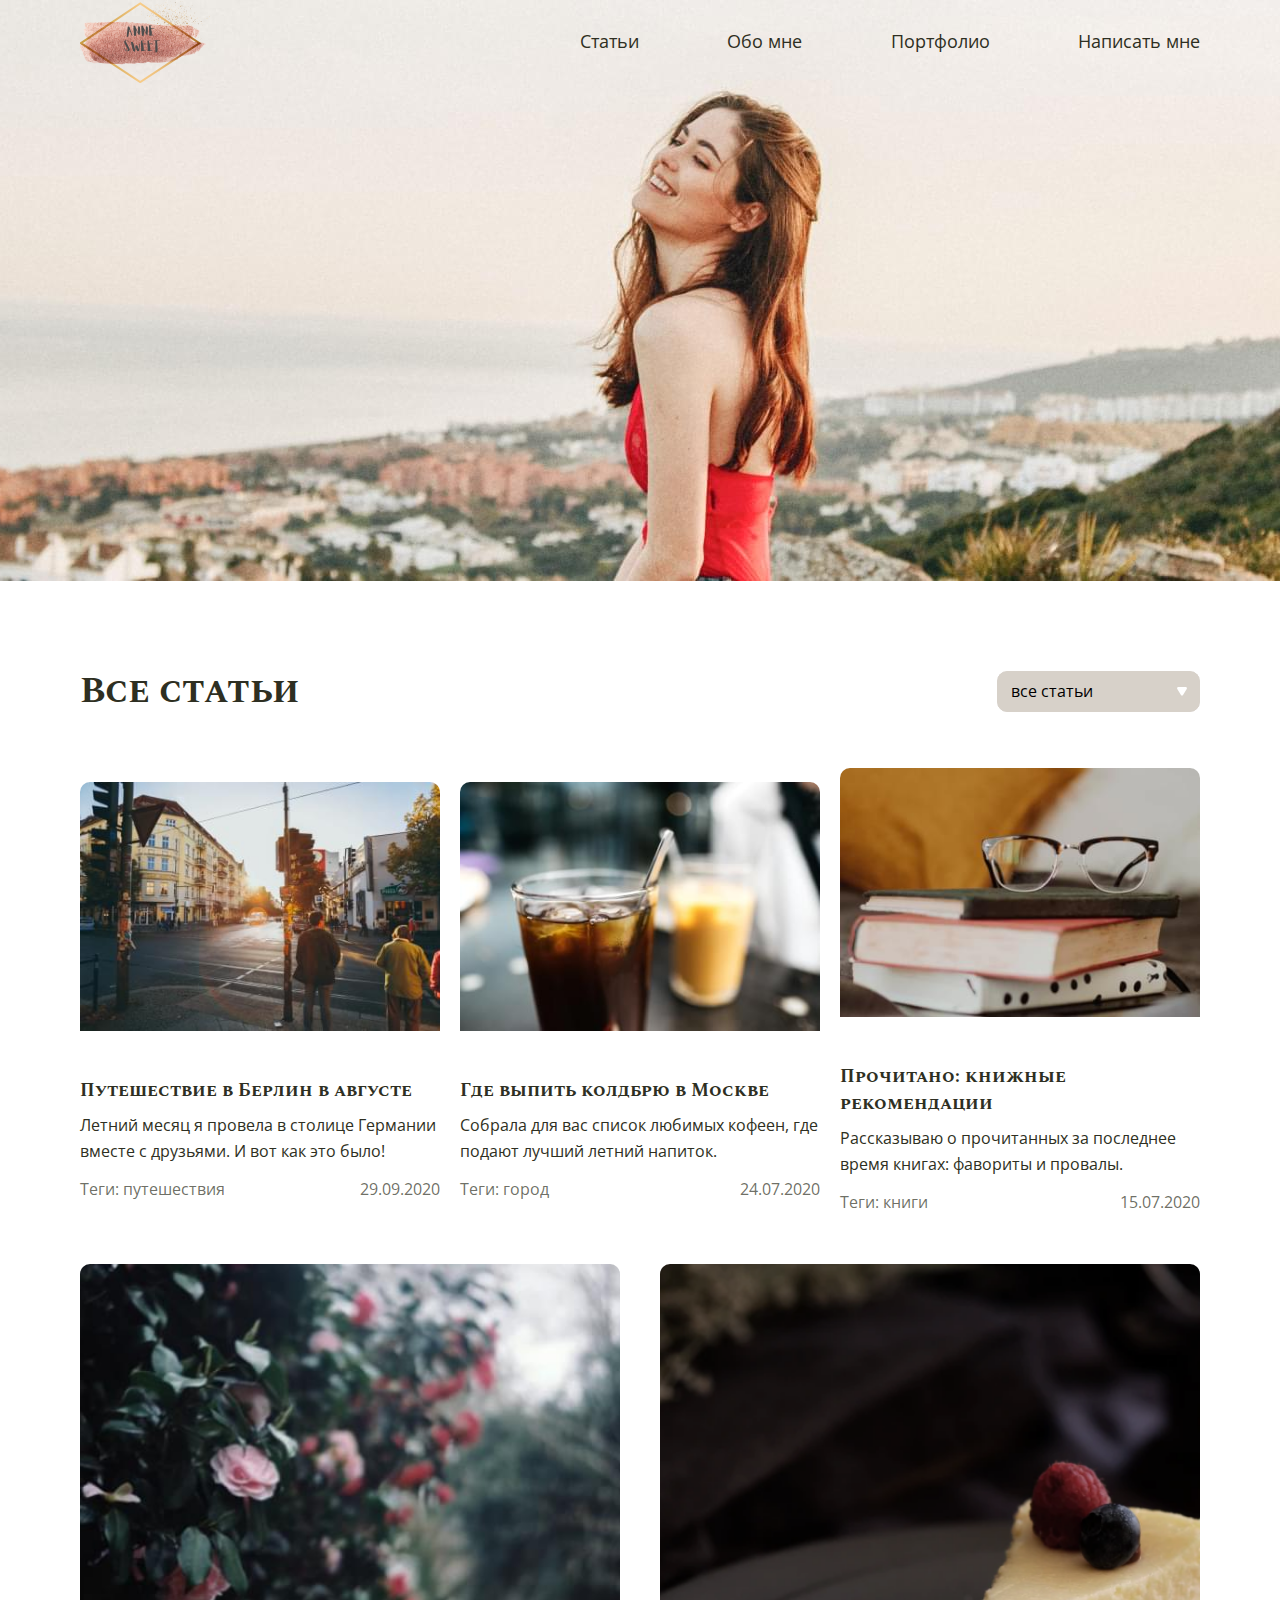
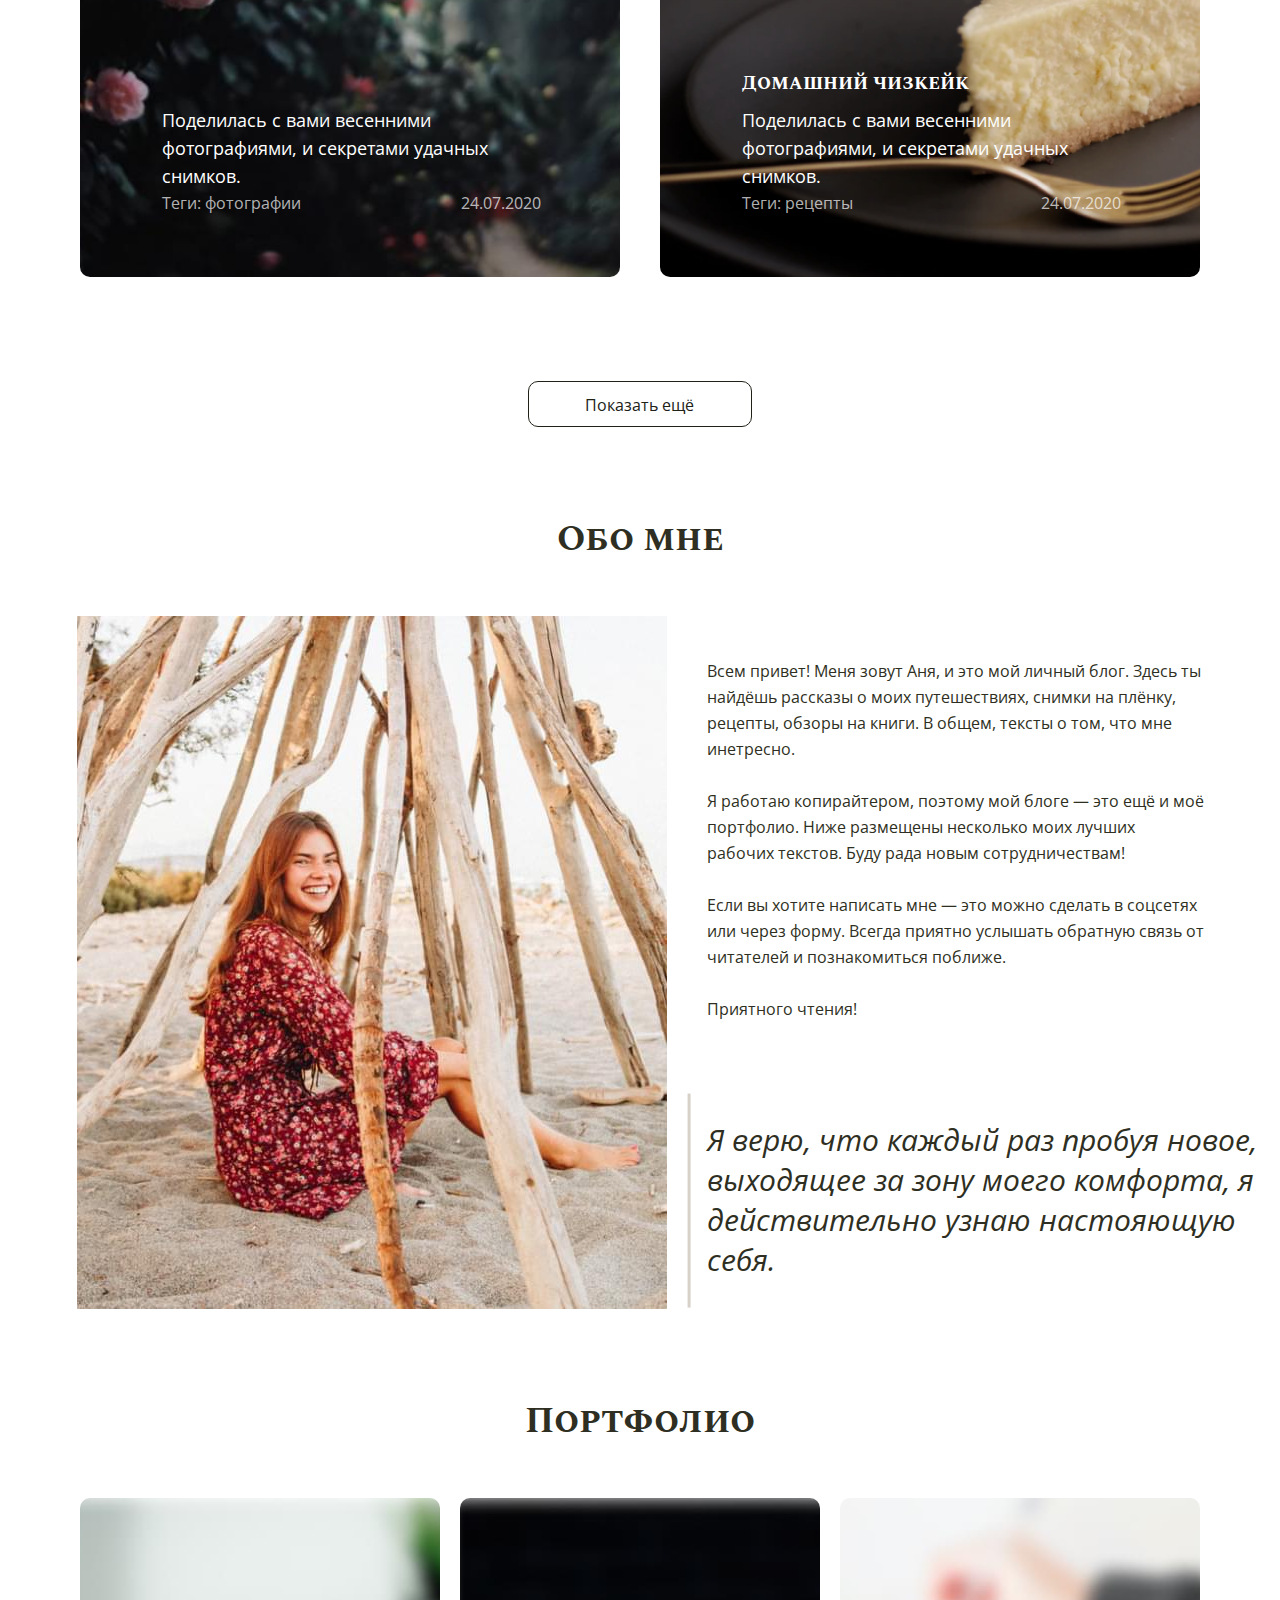
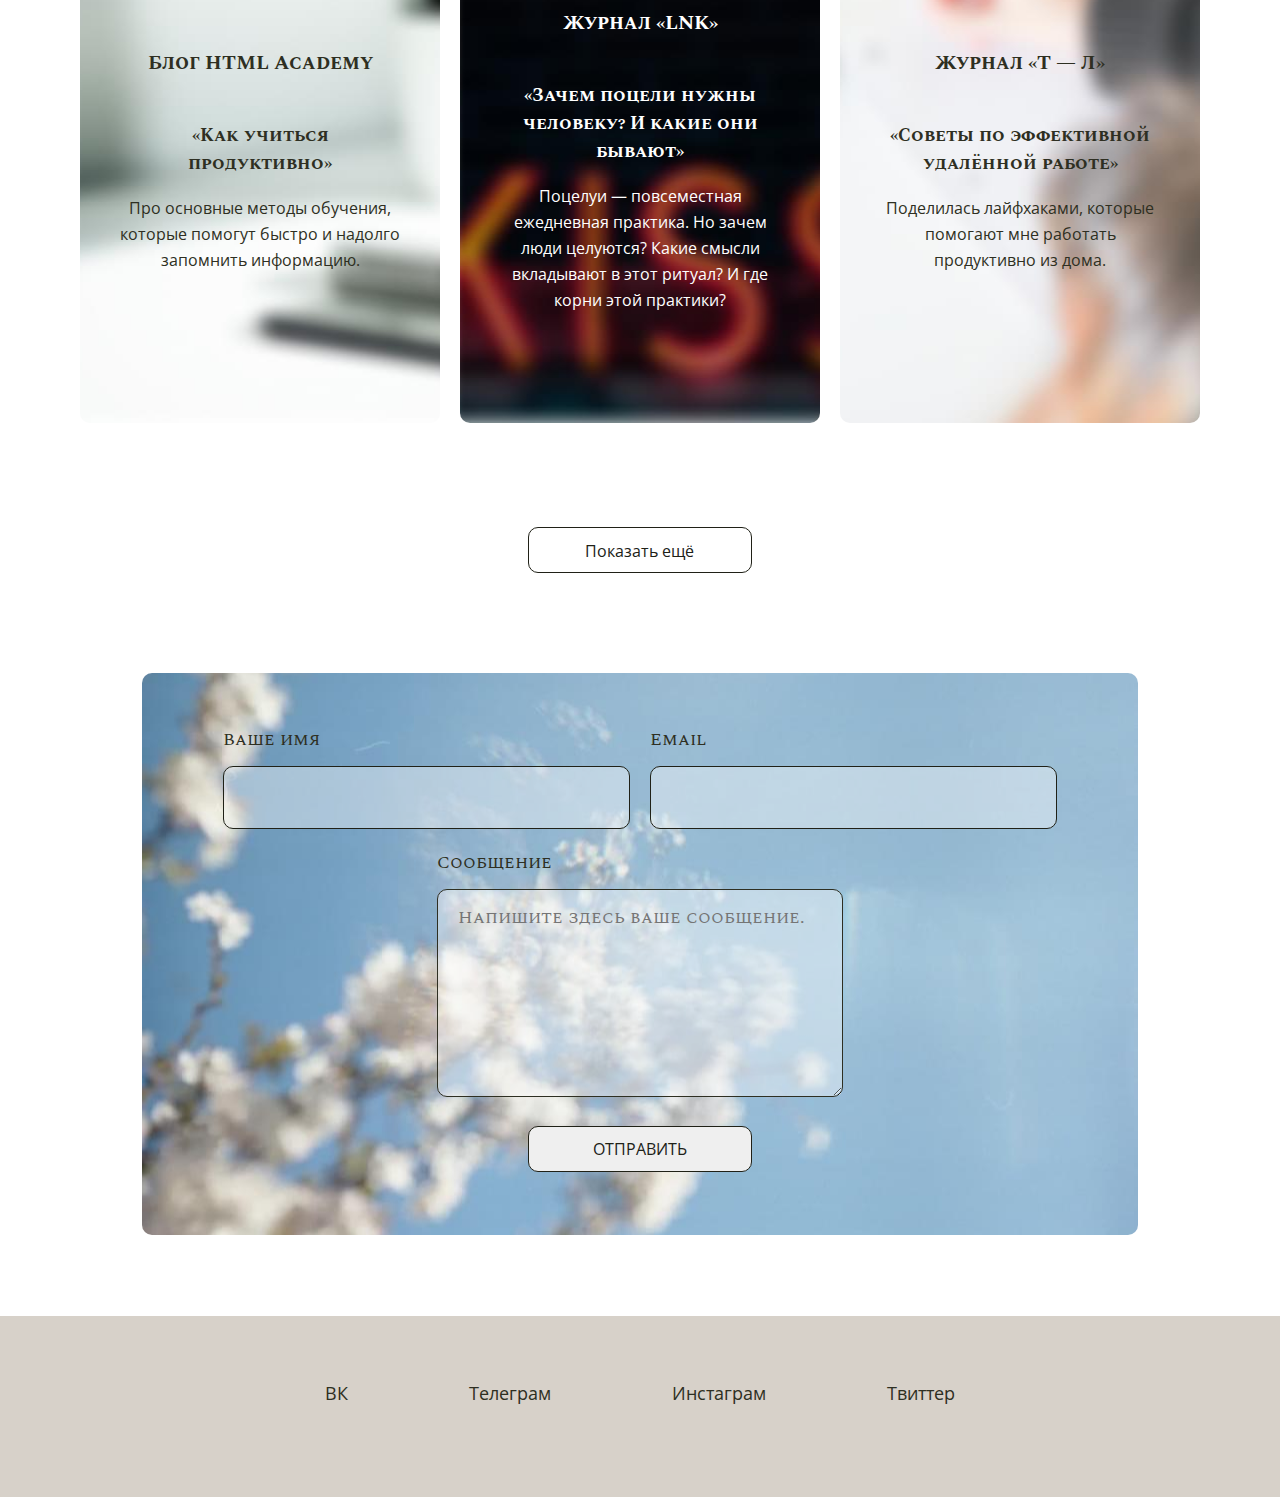
<file: index.html>
<!DOCTYPE html><html lang="ru"><head><meta charset="UTF-8"><meta name="viewport" content="width=device-width,initial-scale=1"><title>Мой блог - ЗАВЕРСТАЮ</title><link href="https://fonts.googleapis.com/css2?family=Spectral+SC:ital,wght@0,400;0,700;1,400;1,700&display=swap" rel="stylesheet"><link href="https://fonts.googleapis.com/css2?family=Open+Sans:ital,wght@0,400;0,700;1,400;1,700&display=swap" rel="stylesheet"><link rel="stylesheet" href="css/style.min.css"></head><body><header class="header"><div class="container"><div class="header__top"><img src="icons/logo.svg" alt="" class="header__logo"><nav class="header__nav"><ul><li class="nav__title"><a href="#articles">Статьи</a></li><li class="nav__title"><a href="#aboutme">Обо мне</a></li><li class="nav__title"><a href="#portfolio">Портфолио</a></li><li class="nav__title"><a href="#writeme">Написать мне</a></li></ul></nav></div></div></header><main><div class="container"><section class="articles" id="articles"><div class="articles__top"><div class="title spectral">Все статьи</div><select class="select-css"><option disabled="disabled" selected="selected">Выбрать тему</option><option value="trip">путешествия</option><option value="cyty">город</option><option value="books">книги</option><option value="fotos">фотографии</option><option value="cooks-recipes">рецепты</option><option value="all" selected="selected">все статьи</option></select></div><div class="articles__cards"><div class="articles__card" data-category="trip"><a class="articles__link" href="motivation.html"><div class="articles__imgwrapper"><img src="img/articles/card1.jpg" alt="town" class="articles__img"></div><div class="title spectral title_card-title">Путешествие в Берлин в августе</div><div class="description_card">Летний месяц я провела в столице Германии вместе с друзьями. И вот как это было!</div><div class="articles__card-tegsdata"><div class="tag">Теги: путешествия</div><div class="data">29.09.2020</div></div></a></div><div class="articles__card" data-category="cyty"><a class="articles__link" href="motivation.html"><div class="articles__imgwrapper"><img src="img/articles/card2.jpg" alt="town" class="articles__img"></div><div class="title spectral title_card-title">Где выпить колдбрю в Москве</div><div class="description_card">Собрала для вас список любимых кофеен, где подают лучший летний напиток.</div><div class="articles__card-tegsdata"><div class="tag">Теги: город</div><div class="data">24.07.2020</div></div></a></div><div class="articles__card" data-category="books"><a class="articles__link" href="motivation.html"><div class="articles__imgwrapper"><img src="img/articles/card3.jpg" alt="town" class="articles__img"></div><div class="title spectral title_card-title">Прочитано: книжные рекомендации</div><div class="description_card">Рассказываю о прочитанных за последнее время книгах: фавориты и провалы.</div><div class="articles__card-tegsdata"><div class="tag">Теги: книги</div><div class="data">15.07.2020</div></div></a></div></div><div class="articles__bigcards"><div class="articles__card articles__bigcard articles__bigcard_bigcard1" data-category="fotos"><a href="motivation.html"><div class="description_bigcard">Поделилась с вами весенними фотографиями, и секретами удачных снимков.</div><div class="articles__card-tegsdata"><div class="tag tag_light">Теги: фотографии</div><div class="data data_light">24.07.2020</div></div></a></div><div class="articles__card articles__bigcard articles__bigcard_bigcard2" data-category="cooks-recipes"><a href="motivation.html"><div class="title title_bigcard-title spectral">Домашний чизкейк</div><div class="description_bigcard">Поделилась с вами весенними фотографиями, и секретами удачных снимков.</div><div class="articles__card-tegsdata"><div class="tag tag_light">Теги: рецепты</div><div class="data data_light">24.07.2020</div></div></a></div></div><a href="motivation.html"><div class="showmore">Показать ещё</div></a></section><section class="aboutme" id="aboutme"><div class="title spectral text-center">Обо мне</div><div class="aboutme__wrapper"><img src="img/aboutme.jpg" alt="aboutme" class="aboutme__foto"><div class="aboutme__description"><p>Всем привет! Меня зовут Аня, и это мой личный блог. Здесь ты найдёшь рассказы о моих путешествиях, снимки на плёнку, рецепты, обзоры на книги. В общем, тексты о том, что мне инетресно.<br><br>Я работаю копирайтером, поэтому мой блоге — это ещё и моё портфолио. Ниже размещены несколько моих лучших рабочих текстов. Буду рада новым сотрудничествам!<br><br>Если вы хотите написать мне — это можно сделать в соцсетях или через форму. Всегда приятно услышать обратную связь от читателей и познакомиться поближе.<br><br>Приятного чтения!</p><div class="aboutme__italic">Я верю, что каждый раз пробуя новое, выходящее за зону моего комфорта, я действительно узнаю настояющую себя.<div class="aboutme__vertline"></div></div></div></div></section><section class="portfolio" id="portfolio"><div class="title spectral text-center">Портфолио</div><div class="portfolio__wrapper"><div class="portfolio__card portfolio__card_1"><a href="#"><div class="title title_portfolio spectral">Блог HTML Academy</div><div class="title title_portfolio_subtitle spectral">«Как учиться продуктивно»</div><div class="description_portfolio">Про основные методы обучения, которые помогут быстро и надолго запомнить информацию.</div></a></div><div class="portfolio__card portfolio__card_2"><a href="#"><div class="color-white title title_portfolio spectral">Журнал «LNK»</div><div class="color-white title title_portfolio_subtitle spectral">«Зачем поцели нужны человеку? И какие они бывают»</div><div class="color-white description_portfolio">Поцелуи — повсеместная ежедневная практика. Но зачем люди целуются? Какие смысли вкладывают в этот ритуал? И где корни этой практики?</div></a></div><div class="portfolio__card portfolio__card_3"><a href="#"><div class="title title_portfolio spectral">Журнал «Т — Л»</div><div class="title title_portfolio_subtitle spectral">«Советы по эффективной удалённой работе»</div><div class="description_portfolio">Поделилась лайфхаками, которые помогают мне работать продуктивно из дома.</div></a></div></div><a href="#"><div class="showmore">Показать ещё</div></a></section><section class="writeme" id="writeme"><form action="#"><div class="form__top"><label class="title_form-title spectral">Ваше имя<br><input type="text" name="username" required></label> <label class="title_form-title spectral">Email<br><input type="email" name="Email" required></label></div><div class="form__textarea"><label class="title_form-title spectral">Сообщение<br><textarea id="comments-textarea" type="text" name="textarea" placeholder="Напишите здесь ваше сообщение." minlength="10" maxlength="200"></textarea></label></div><input id="fbutton" class="form__button" type="submit" value="ОТПРАВИТЬ"></form></section></div></main><footer><div class="footer__menu"><a href="#" class="footer__menu-link">ВК</a> <a href="#" class="footer__menu-link">Телеграм</a> <a href="#" class="footer__menu-link">Инстаграм</a> <a href="#" class="footer__menu-link">Твиттер</a></div></footer><script src="js/main.js"></script></body></html>
</file>
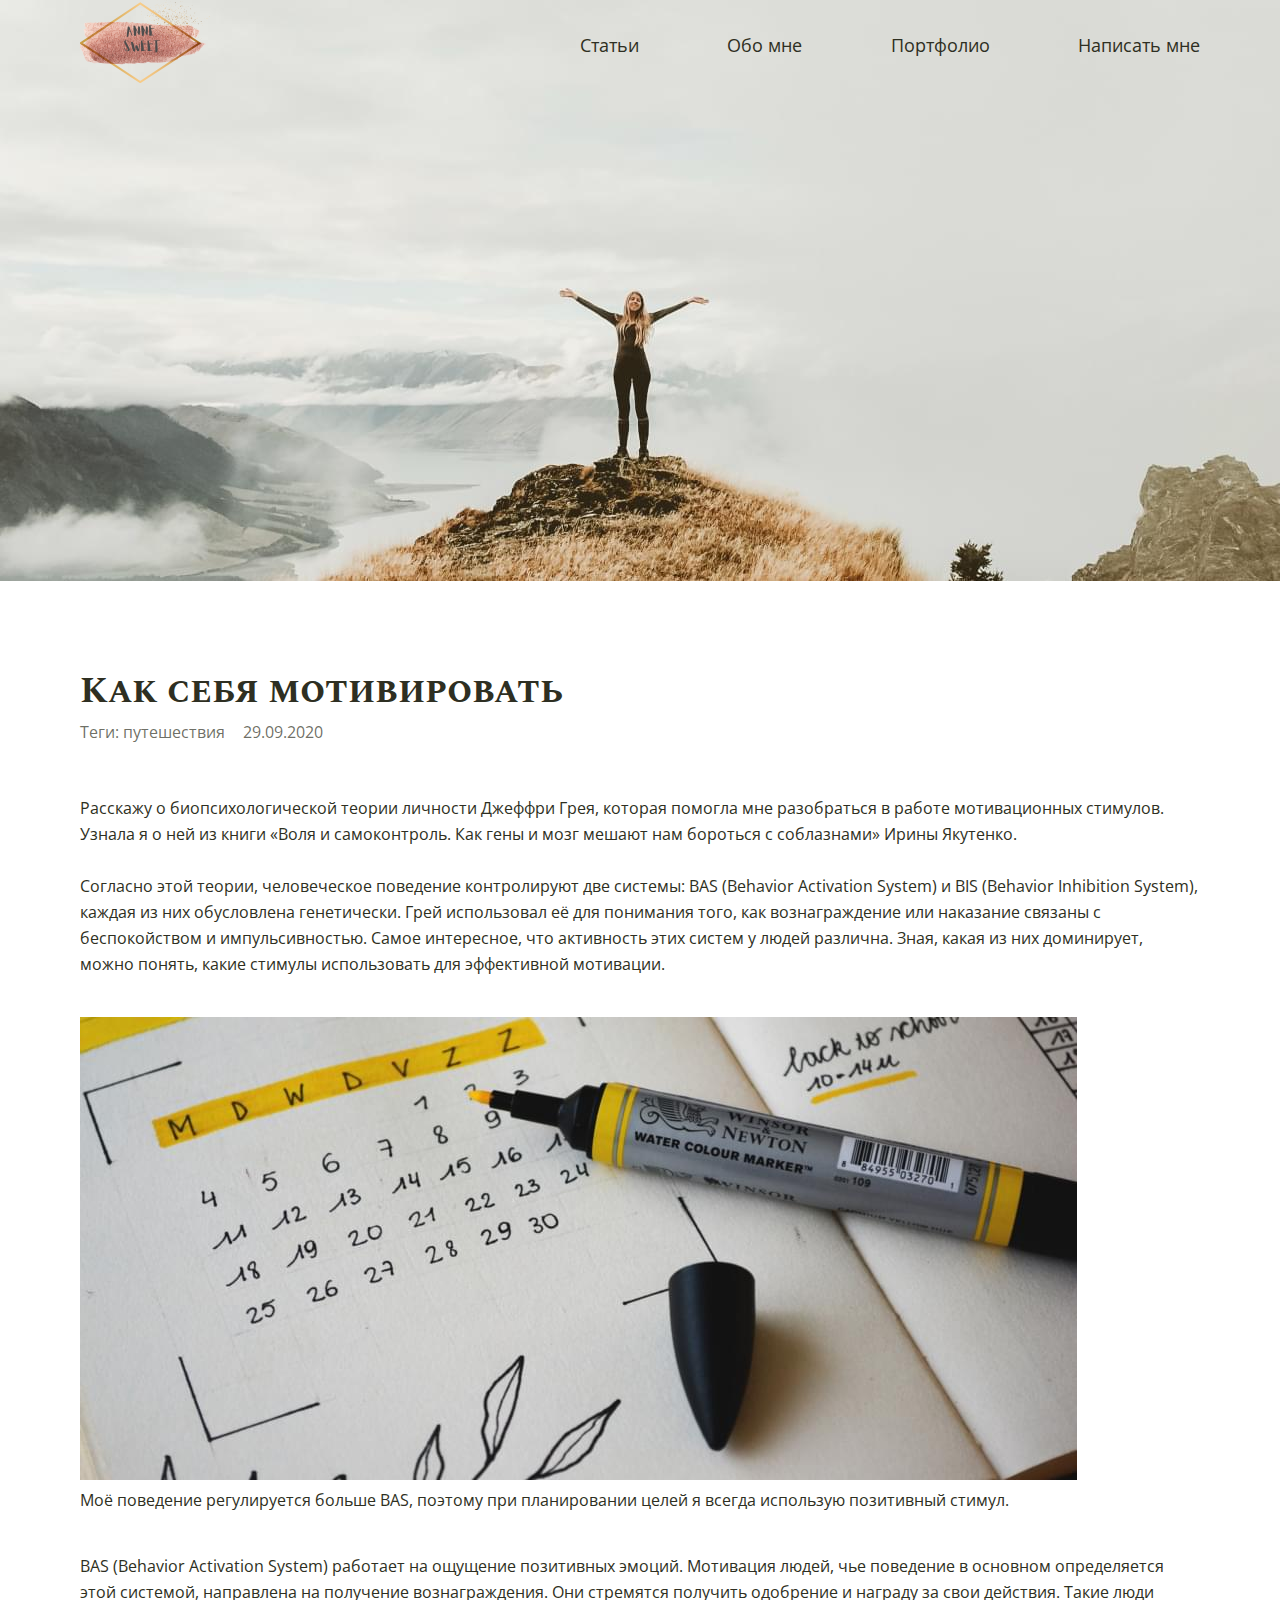
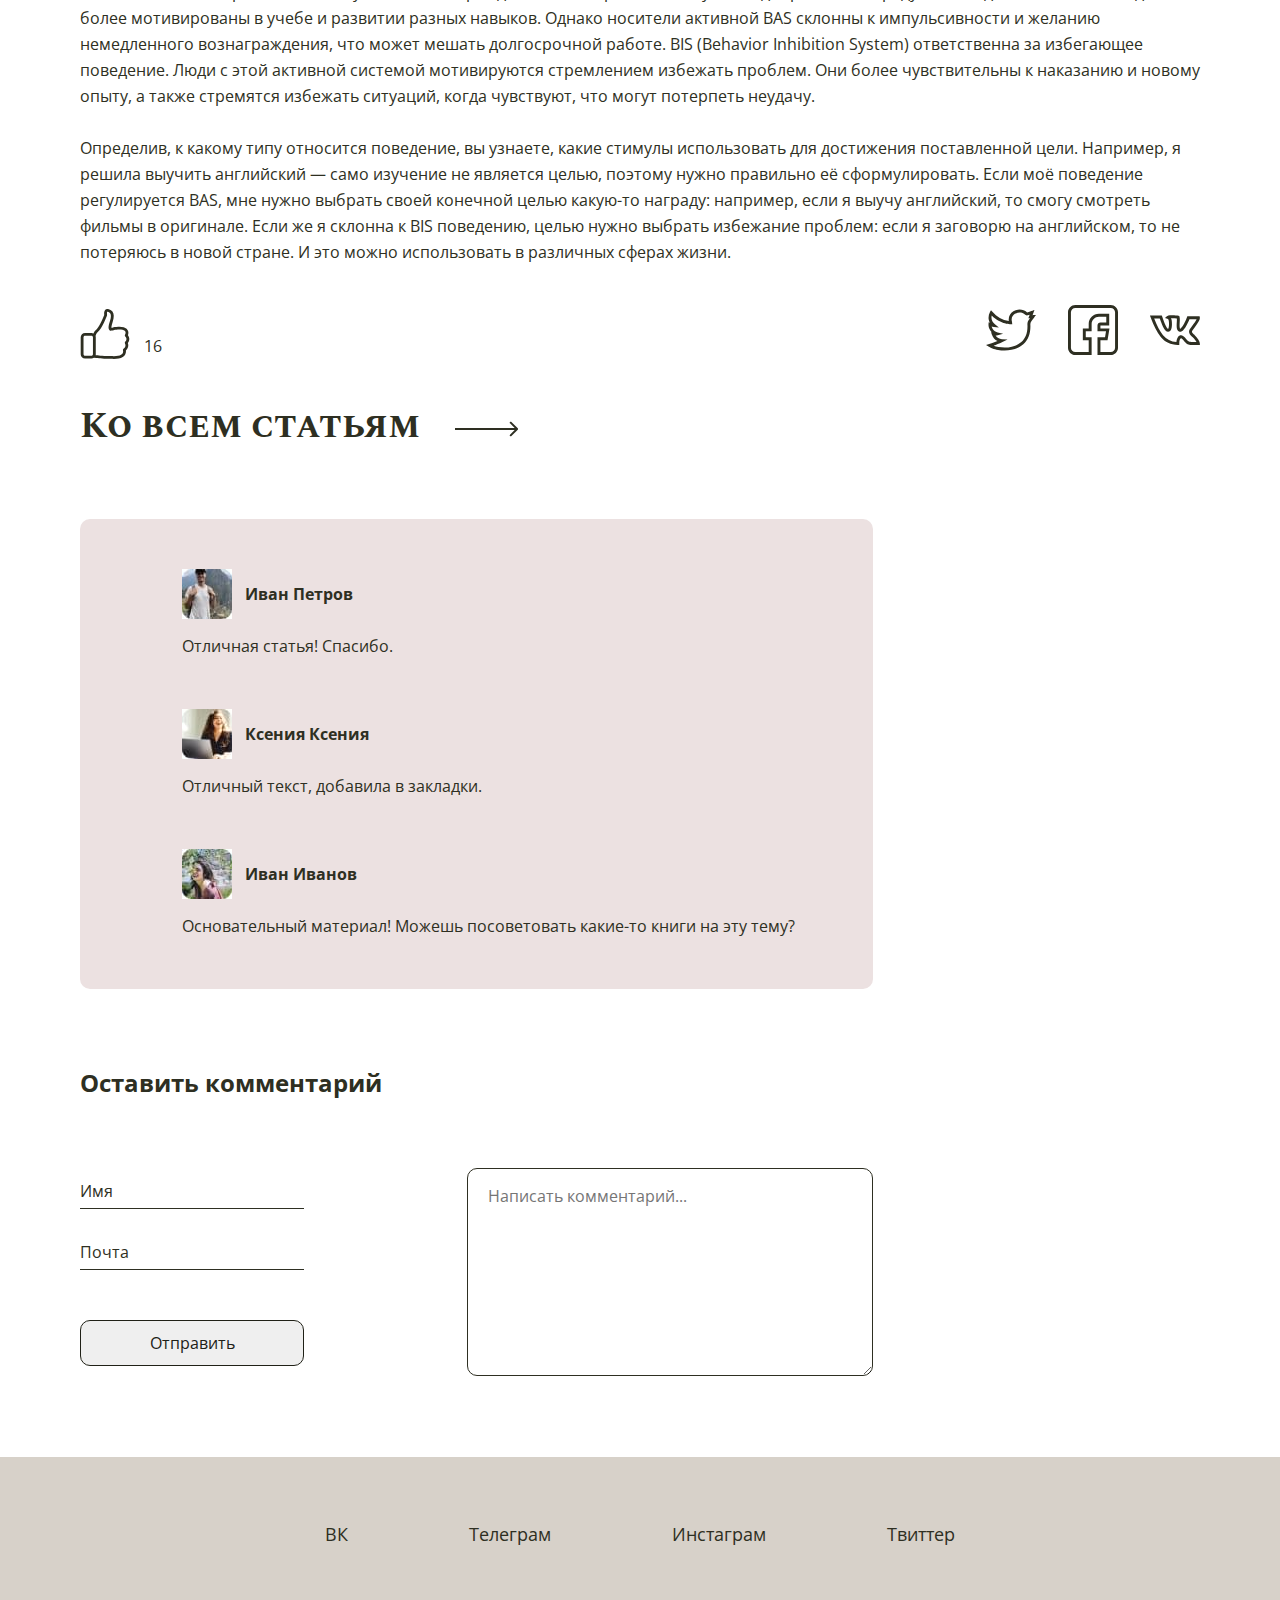
<file: motivation.html>
<!DOCTYPE html><html lang="ru"><head><meta charset="UTF-8"><meta name="viewport" content="width=device-width,initial-scale=1"><title>Как себя мотивировать</title><link href="https://fonts.googleapis.com/css2?family=Spectral+SC:ital,wght@0,400;0,700;1,400;1,700&display=swap" rel="stylesheet"><link href="https://fonts.googleapis.com/css2?family=Open+Sans:ital,wght@0,400;0,700;1,400;1,700&display=swap" rel="stylesheet"><link rel="stylesheet" href="css/style.min.css"></head><body><header class="header header_motivation"><div class="container"><div class="header__top"><a href="index.html"><img src="icons/logo.svg" alt="" class="header__logo"></a><nav class="header__nav"><ul><li class="nav__title"><a href="index.html#articles">Статьи</a></li><li class="nav__title"><a href="index.html#aboutme">Обо мне</a></li><li class="nav__title"><a href="index.html#portfolio">Портфолио</a></li><li class="nav__title"><a href="index.html#writeme">Написать мне</a></li></ul></nav></div></div></header><main><div class="container"><article><div class="title spectral">Как себя мотивировать</div><div class="articles__tegsdata mb50"><div class="tag">Теги: путешествия</div><div class="data">29.09.2020</div></div><p class="mb40">Расскажу о биопсихологической теории личности Джеффри Грея, которая помогла мне разобраться в работе мотивационных стимулов. Узнала я о ней из книги «Воля и самоконтроль. Как гены и мозг мешают нам бороться с соблазнами» Ирины Якутенко.<br><br>Согласно этой теории, человеческое поведение контролируют две системы: BAS (Behavior Activation System) и BIS (Behavior Inhibition System), каждая из них обусловлена генетически. Грей использовал её для понимания того, как вознаграждение или наказание связаны с беспокойством и импульсивностью. Самое интересное, что активность этих систем у людей различна. Зная, какая из них доминирует, можно понять, какие стимулы использовать для эффективной мотивации.</p><figure class="mb40"><img src="img/articles/motivation_img1.jpg" alt="shedule"><figcaption>Моё поведение регулируется больше BAS, поэтому при планировании целей я всегда использую позитивный стимул.</figcaption></figure><p class="mb40">BAS (Behavior Activation System) работает на ощущение позитивных эмоций. Мотивация людей, чье поведение в основном определяется этой системой, направлена на получение вознаграждения. Они стремятся получить одобрение и награду за свои действия. Такие люди более мотивированы в учебе и развитии разных навыков. Однако носители активной BAS склонны к импульсивности и желанию немедленного вознаграждения, что может мешать долгосрочной работе. BIS (Behavior Inhibition System) ответственна за избегающее поведение. Люди с этой активной системой мотивируются стремлением избежать проблем. Они более чувствительны к наказанию и новому опыту, а также стремятся избежать ситуаций, когда чувствуют, что могут потерпеть неудачу.<br><br>Определив, к какому типу относится поведение, вы узнаете, какие стимулы использовать для достижения поставленной цели. Например, я решила выучить английский — само изучение не является целью, поэтому нужно правильно её сформулировать. Если моё поведение регулируется BAS, мне нужно выбрать своей конечной целью какую-то награду: например, если я выучу английский, то смогу смотреть фильмы в оригинале. Если же я склонна к BIS поведению, целью нужно выбрать избежание проблем: если я заговорю на английском, то не потеряюсь в новой стране. И это можно использовать в различных сферах жизни.</p><div class="social"><div class="social__likes"><img id="like" src="icons/like.svg" alt="like"> <span class="social_likes-counter">16</span></div><div class="social__icons"><a href="#"><img src="icons/twitter.svg" alt="twitter"></a><a href="#"><img src="icons/facebook.svg" alt="facebook"></a><a href="#"><img src="icons/vkontacte.svg" alt="vkontacte"></a></div></div><div class="title spectral">Ко всем статьям <img class="ml26" src="icons/Arrow1.svg" alt="arrow"></div><acide><div class="messages"><div class="messages__block"><img src="img/articles/messages/message-foto1.jpg" alt="foto1" class="message_foto"> <span class="title title_messages">Иван Петров</span></div><p>Отличная статья! Спасибо.</p><div class="messages__block"><img src="img/articles/messages/message-foto2.jpg" alt="foto1" class="message_foto"> <span class="title title_messages">Ксения Ксения</span></div><p>Отличный текст, добавила в закладки.</p><div class="messages__block"><img src="img/articles/messages/message-foto3.jpg" alt="foto1" class="message_foto"> <span class="title title_messages">Иван Иванов</span></div><p>Основательный материал! Можешь посоветовать какие-то книги на эту тему?</p><div class="space-height50"></div></div><form class="comments"><div class="title title_comments">Оставить комментарий</div><div class="comments__wrap"><div class="comments__column-left"><div class="comments__input-data"><input id="comments__data-name" type="text" name="name" required><label for="comments__data-name" class="comments__data-lable">Имя</label></div><div class="comments__input-data"><input id="comments__data-email" type="email" name="email" required><label for="comments__data-email" class="comments__data-lable">Почта</label></div><input class="form__button" type="submit" value="Отправить"></div><div class="comments__column-right"><textarea id="comments-textarea" type="text" name="comments-textarea" minlength="10" maxlength="200" placeholder="Написать комментарий..."></textarea></div></div></form></acide></article></div></main><footer><div class="footer__menu"><a href="#" class="footer__menu-link">ВК</a> <a href="#" class="footer__menu-link">Телеграм</a> <a href="#" class="footer__menu-link">Инстаграм</a> <a href="#" class="footer__menu-link">Твиттер</a></div></footer><script src="js/main.js"></script></body></html>
</file>
<file: css/style.min.css>
html{line-height:1.15;-webkit-text-size-adjust:100%}body{margin:0}main{display:block}h1{font-size:2em;margin:.67em 0}hr{box-sizing:content-box;height:0;overflow:visible}pre{font-family:monospace,monospace;font-size:1em}a{background-color:transparent}abbr[title]{border-bottom:none;text-decoration:underline;-webkit-text-decoration:underline dotted;text-decoration:underline dotted}b,strong{font-weight:bolder}code,kbd,samp{font-family:monospace,monospace;font-size:1em}small{font-size:80%}sub,sup{font-size:75%;line-height:0;position:relative;vertical-align:baseline}sub{bottom:-.25em}sup{top:-.5em}img{border-style:none}button,input,optgroup,select,textarea{font-family:inherit;font-size:100%;line-height:1.15;margin:0}button,input{overflow:visible}button,select{text-transform:none}[type=button],[type=reset],[type=submit],button{-webkit-appearance:button}[type=button]::-moz-focus-inner,[type=reset]::-moz-focus-inner,[type=submit]::-moz-focus-inner,button::-moz-focus-inner{border-style:none;padding:0}[type=button]:-moz-focusring,[type=reset]:-moz-focusring,[type=submit]:-moz-focusring,button:-moz-focusring{outline:1px dotted ButtonText}fieldset{padding:.35em .75em .625em}legend{box-sizing:border-box;color:inherit;display:table;max-width:100%;padding:0;white-space:normal}progress{vertical-align:baseline}textarea{overflow:auto}[type=checkbox],[type=radio]{box-sizing:border-box;padding:0}[type=number]::-webkit-inner-spin-button,[type=number]::-webkit-outer-spin-button{height:auto}[type=search]{-webkit-appearance:textfield;outline-offset:-2px}[type=search]::-webkit-search-decoration{-webkit-appearance:none}::-webkit-file-upload-button{-webkit-appearance:button;font:inherit}details{display:block}summary{display:list-item}template{display:none}[hidden]{display:none}.title{font-weight:700;font-size:36px;line-height:55px}.title_card-title{font-size:18px;line-height:27px;margin-bottom:8px}.title_bigcard-title{font-size:20px;line-height:30px;margin-bottom:8px;color:#fff}.title_portfolio{font-weight:700;font-size:20px;line-height:30px;color:#2e2f22;margin-bottom:44px}.title_portfolio_subtitle{font-size:18px;line-height:28px;color:#2e2f22;margin-bottom:17px}.title_form-title{font-size:18px;line-height:28px}.title_form-title input{padding:0 20px}.title_messages{font-weight:700;font-size:16px;line-height:22px}.title_comments{font-weight:700;font-size:24px;line-height:33px}.data,.tag{line-height:26px;color:rgba(46,47,34,.7)}.data_light,.tag_light{color:rgba(255,255,255,.7)}.description_card{margin-bottom:12px;line-height:26px}.description_bigcard{font-size:18px;line-height:28px;color:#fff}.description_portfolio{color:#2e2f22}.text-center{text-align:center}.color-white{color:#fff!important}.showmore{margin:0 auto;margin-top:104px;padding:12px 56px;width:224px;height:46px;border:1px solid #202117;box-sizing:border-box;border-radius:10px;line-height:22px;color:#202117}.hidden{display:none!important}.mb40{margin-bottom:40px}.mb50{margin-bottom:50px}.ml26{margin-left:26px}.space-height50{min-height:50px}.red{color:red}*{margin:0;padding:0;-webkit-text-size-adjust:none}body{font-family:'Open Sans',sans-serif;font-weight:400;color:#2e2f22;padding:0;margin:0;background:#fff;font-size:16px;line-height:26px}.container{max-width:1200px;margin:0 auto;padding:0 80px}.spectral{font-family:'Spectral SC',serif}.header{min-height:581px;margin-bottom:83px;background-color:#fff;background:url(../img/top_bg.jpg) center center no-repeat}.header_motivation{background:url(../img/motivation_bg.jpg) center center/cover no-repeat}.header__top{display:flex;justify-content:space-between;align-items:center}.header__nav ul{width:620px;list-style-type:none;display:flex;justify-content:space-between}.header__nav ul li a{font-size:18px;text-decoration:none;color:#2e2f22}.header__nav ul li a:hover{text-decoration:underline}.articles{padding-bottom:85px}.articles a{text-decoration:none;color:inherit}.articles__cards{display:flex;justify-content:space-between;align-items:center;padding:49px 0}.articles__top{display:flex;justify-content:space-between;align-items:center}.articles__img{width:100%;display:block;margin-bottom:27px}.articles__imgwrapper{height:268px;border-radius:10px;overflow:hidden;margin-bottom:27px}.articles__card{width:33.333%}.articles__card img{transition:transform .5s ease}.articles__card:hover .articles__link img{transform:scale(1.05)}.articles__card:not(:nth-child(1)){margin-left:20px}.articles__card-tegsdata{display:flex;justify-content:space-between;align-items:center}.articles__tegsdata{display:flex;justify-content:flex-start;align-items:center}.articles__tegsdata .tag{margin-right:18px}.articles__bigcards{display:flex;justify-content:space-between;align-items:center;width:100%}.articles__bigcard{width:590px;height:552px;display:flex;flex-direction:column;justify-content:flex-end;padding:0 79px 61px 82px;border-radius:10px}.articles__bigcard_bigcard1{background:url(../img/articles/bigcard1.jpg) center center/cover no-repeat;margin-right:20px}.articles__bigcard_bigcard2{background:url(../img/articles/bigcard2.jpg) center center/cover no-repeat}.select-css{display:block;line-height:1.3;padding:.6em 1.4em .6em .8em;width:100%;max-width:203px;box-sizing:border-box;margin:0;border:1px solid #d7d1c9;border-radius:10px;-moz-appearance:none;-webkit-appearance:none;appearance:none;background-color:#d7c9d3;background-image:url(../icons/triangul.svg),linear-gradient(to bottom,#d7d1c9 0,#d7d1c9 100%);background-repeat:no-repeat,repeat;background-position:right .7em top 50%,0 0;background-size:.65em auto,100%}.select-css::-ms-expand{display:none}.select-css:hover{border-color:transparent}.select-css:focus{border-color:transparent;box-shadow:0 0 1px 3px transparent;box-shadow:0 0 0 3px -moz-mac-focusring;color:#2e2f22;outline:0}.select-css option disabled{font-weight:400;background:red}:root:lang(ar) .select-css,:root:lang(iw) .select-css,[dir=rtl] .select-css{background-position:left .7em top 50%,0 0;padding:.6em .8em .5em 1.4em}.aboutme__wrapper{padding:49px 0 85px 0;display:flex;justify-content:center;align-items:top}.aboutme__foto{margin-right:40px}.aboutme__description{padding-top:42px;width:497px}.aboutme__italic{padding-top:98px;width:550px;font-style:italic;font-size:30px;line-height:40px;position:relative}.aboutme__vertline{position:absolute;left:-125px;top:177px;width:214.15px;height:3px;background-color:#d7d1c9;transform:rotate(-90deg)}.portfolio a{text-decoration:none}.portfolio__wrapper{padding-top:49px;display:flex;justify-content:flex-start;align-items:center}.portfolio__card{width:387px;height:525px;padding:0 40px;display:flex;justify-content:center;align-items:center;text-align:center;border-radius:10px}.portfolio__card_1{background:url(../img/portfolio/portf_card1.jpg) center center/cover no-repeat}.portfolio__card_2{background:url(../img/portfolio/portf_card2.jpg) center center/cover no-repeat}.portfolio__card_3{background:url(../img/portfolio/portf_card3.jpg) center center/cover no-repeat}.portfolio__card:not(:nth-child(1)){margin-left:20px}.writeme{max-width:996px;margin:100px auto 81px auto;padding:53px 0 63px;background:url(../img/writeme_bg.jpg) center center/cover no-repeat;border-radius:10px}.form__top{display:flex;justify-content:center;align-items:center}.form__top label input{width:407px;height:63px;background:rgba(255,255,255,.4);border:1px solid #202117;box-sizing:border-box;border-radius:10px;margin-top:12px}.form__top :first-child{margin-right:20px}.form__textarea{display:flex;justify-content:center}.form__textarea label{margin-top:20px}.form__textarea textarea{width:837px;height:293px;padding:30px;margin-top:12px;background:rgba(255,255,255,.4);border:1px solid #000;box-sizing:border-box;border-radius:10px}.form__button{margin-left:calc(50% - 112px);margin-top:20px;width:224px;height:46px;border:1px solid #202117;box-sizing:border-box;border-radius:10px;line-height:22px;color:#202117;cursor:pointer}footer{padding-top:65px;padding-bottom:91px;background:#d7d1c9}.footer__menu{margin:auto;width:630px;display:flex;justify-content:space-between;align-items:center}.footer__menu-link{font-size:18px;line-height:25px;color:#2e2f22;text-decoration:none}.social{display:flex;justify-content:space-between;align-items:center;margin-bottom:37px}.social__likes{display:flex;align-items:flex-end}.social__likes img{margin-right:14px}.social__icons{display:flex;align-items:center}.social__icons img{margin-left:32px}.messages{margin-top:65px;width:793px;padding-left:102px;background:#ece1e1;border-radius:10px;box-sizing:border-box}.messages__block{display:flex;margin-bottom:14px;align-items:center;padding-top:50px}.messages__block img{margin-right:13px}.comments{width:793px;box-sizing:border-box;padding:77px 0 81px 0}.comments__wrap{margin-top:69px;display:flex;justify-content:space-between;align-items:center}.comments__column-left,.comments__column-right{display:flex;flex-direction:column;align-items:flex-start}.comments__input-data{width:224px;height:30px;border-bottom:1px solid #2e2f22;position:relative;margin-bottom:30px}.comments__input-data input{width:166px;border:none;position:absolute;left:55px;bottom:6px}.comments__lable-textarea{left:20px;top:18px}#comments-textarea{width:406px;height:208px;padding:18px 20px;border:1px solid #2e2f22;border-radius:10px;box-sizing:border-box}
</file>
